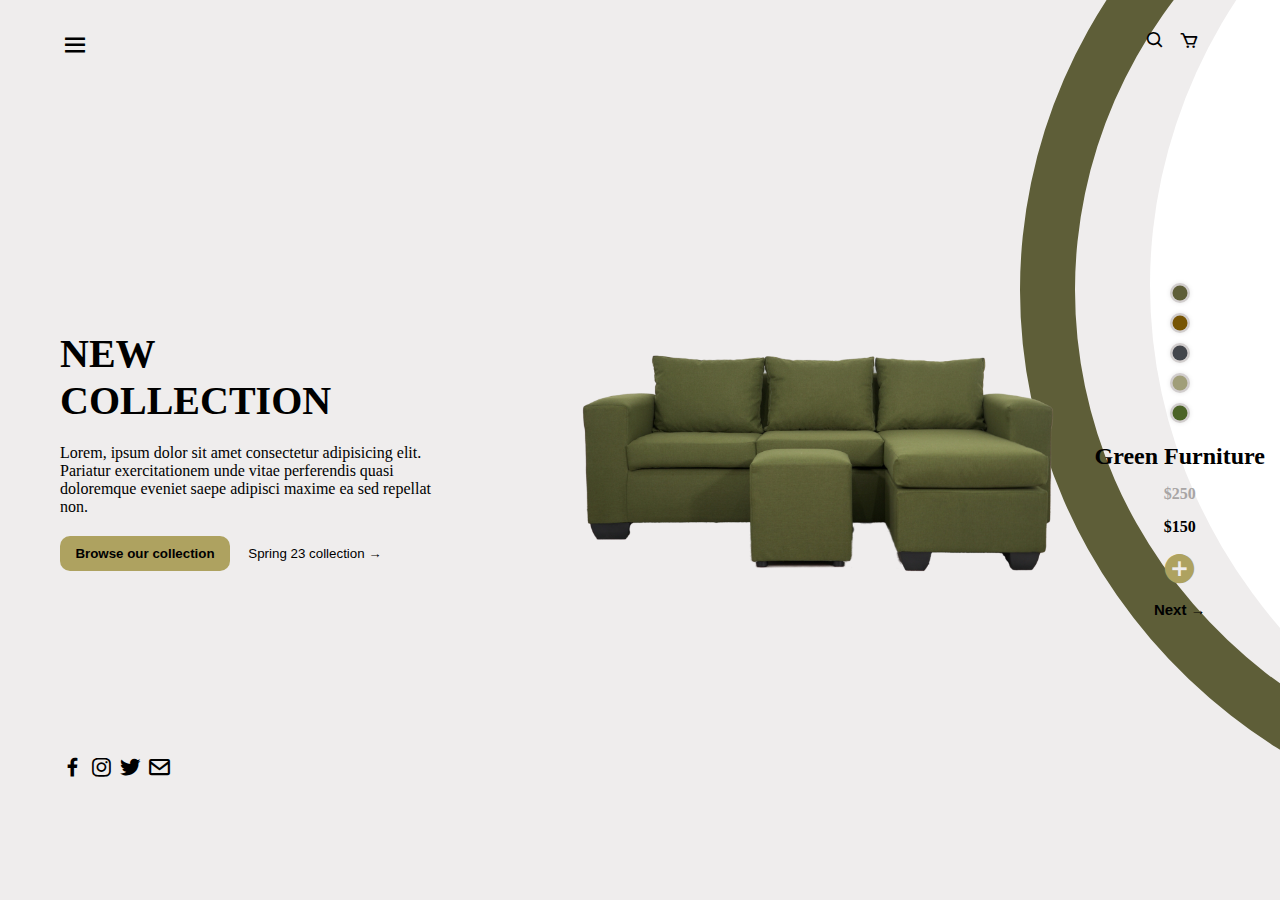
<file: index.html>
<!DOCTYPE html>
<html lang="es">

<head>
    <meta charset="UTF-8">
    <meta name="viewport" content="width=device-width, initial-scale=1.0">
    <title>Document</title>
    <link href='https://unpkg.com/boxicons@2.1.4/css/boxicons.min.css' rel='stylesheet'>
    <link rel="stylesheet" href="./css/style.css">
    <link rel="stylesheet" href="css/contenido.css">
    <link rel="stylesheet" href="css/footer.css">
    <link rel="stylesheet" href="css/circulo.css">
    <link rel="stylesheet" href="css/options.css">
</head>

<body>
    <header>
        <nav>
            <i class='bx bx-menu icon__nav'></i>
            <div class="search">
                <i class='bx bx-search icon__w'></i>
                <i class='bx bx-cart icon__w'></i>
            </div>
        </nav>
    </header>

    <main>
        <section class="block">
            <section class="block__collection">
                <h1>new <br>collection</h1>
                <p>Lorem, ipsum dolor sit amet consectetur adipisicing elit. Pariatur exercitationem unde vitae perferendis quasi doloremque eveniet saepe adipisci maxime ea sed repellat non.</p>
                <div class="button__collection">
                    <button class="button__collection__l">Browse our collection</button>
                    <button class="button__collection__r">Spring 23 collection →</button>
                </div>
            </section>
            
            <section class="block__img">
                <img class="muebles" src="img/mueble-gris.png" alt="">
            </section>
            <section class="block__colors">
                <div class="opciones__colores">
                    <div class="form-group">
                        <input type="radio" name="size" id="gris"/>
                        <label for="gris"><span class="radio-button radio-button-1"></span></label>
                    </div>

                    <div class="form-group">
                        <input type="radio" name="size" id="naranja"/>
                        <label for="naranja"><span class="radio-button radio-button-2"></span></label>
                    </div>

                    <div class="form-group">
                        <input type="radio" name="size" id="negro"/>
                        <label for="negro"><span class="radio-button radio-button-3"></span></label>
                    </div>

                    <div class="form-group">
                        <input type="radio" name="size" id="piel"/>
                        <label for="piel"><span class="radio-button radio-button-4"></span></label>
                    </div>

                    <div class="form-group">
                        <input type="radio" name="size" id="verde"/>
                        <label for="verde"><span class="radio-button radio-button-5"></span></label>
                    </div>
                </div>
                <h2 class="space">Green Furniture</h2>
                <span class="space">$250</span>
                <span class="space">$150</span>
                <button>
                    <i class='bx bxs-plus-circle btn__size'></i>
                </button>
                <button class="button__collection__r btn__next">Next →</button>
            </section>
        </section>
    </main>
    <div class="circulo"></div>
    <div class="circulo2"></div>
    <footer>
        <div class="socila__media">
            <a href="#"><i class='bx bxl-facebook' ></i></a>
            <a href="#"><i class='bx bxl-instagram' ></i></a>
            <a href="#"><i class='bx bxl-twitter'></i></a>
            <a href="#"><i class='bx bx-envelope' ></i></a>
        </div>
    </footer>
    <script src="js/main.js"></script>
</body>

</html>
</file>
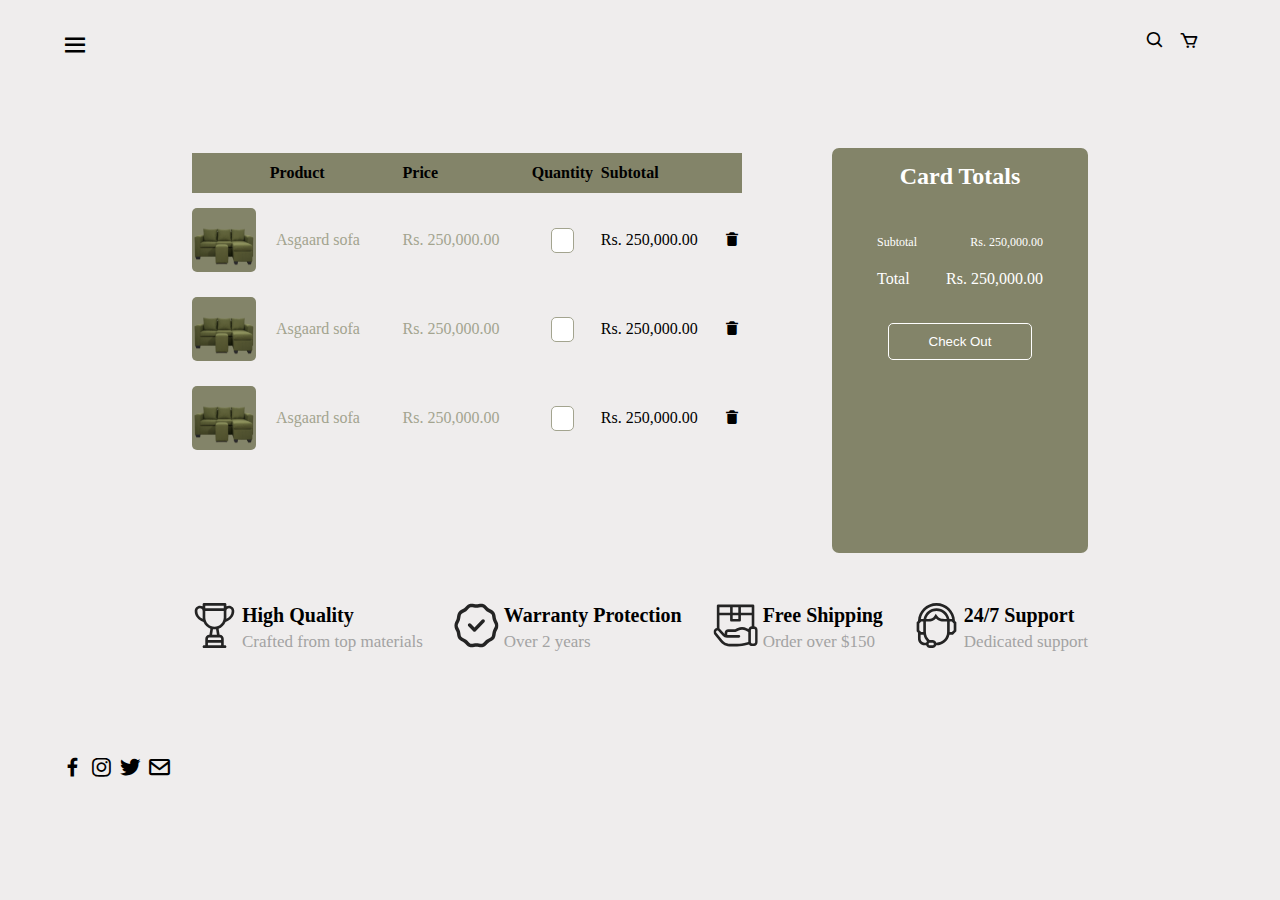
<file: carrito.html>
<!DOCTYPE html>
<html lang="es">
<head>
    <meta charset="UTF-8">
    <meta name="viewport" content="width=device-width, initial-scale=1.0">
    <title>Document</title>
    <head>
        <meta charset="UTF-8">
        <meta name="viewport" content="width=device-width, initial-scale=1.0">
        <title>Document</title>
        <link href='https://unpkg.com/boxicons@2.1.4/css/boxicons.min.css' rel='stylesheet'>
        <link rel="stylesheet" href="./css/style.css">
        <link rel="stylesheet" href="css/footer.css">
        <link rel="stylesheet" href="css/carrito.css">
    </head>
</head>
<body>
    <header>
        <nav>
            <i class='bx bx-menu icon__nav'></i>
            <div class="search">
                <i class='bx bx-search icon__w'></i>
                <i class='bx bx-cart icon__w'></i>
            </div>
        </nav>
    </header>
    <main>
        <section class="block__content">
            <div class="content__datail">
                <div class="tabla">
                    <table>
                        <thead>
                            <tr>
                                <th>Product</th>
                                <th id="cell__price">Price</th>
                                <th>Quantity</th>
                                <th colspan="2">Subtotal</th>
                            </tr>
                        </thead>
    
                        <tbody>
                            <tr>
                                <td class="cell__flex">
                                    <div>
                                        <img src="img/mueble-gris.png" alt="">
                                    </div>
                                    <span>Asgaard sofa</span>
                                </td>
                                <td>Rs. 250,000.00</td>
                                <td><input type="text"></td>
                                <td>Rs. 250,000.00</td>
                                <td><i class='bx bxs-trash-alt'></i></td>
                            </tr>

                            <tr>
                                <td class="cell__flex">
                                    <div>
                                        <img src="img/mueble-gris.png" alt="">
                                    </div>
                                    <span>Asgaard sofa</span>
                                </td>
                                <td>Rs. 250,000.00</td>
                                <td><input type="text"></td>
                                <td>Rs. 250,000.00</td>
                                <td><i class='bx bxs-trash-alt'></i></td>
                            </tr>

                            <tr>
                                <td class="cell__flex">
                                    <div>
                                        <img src="img/mueble-gris.png" alt="">
                                    </div>
                                    <span>Asgaard sofa</span>
                                </td>
                                <td>Rs. 250,000.00</td>
                                <td><input type="text"></td>
                                <td>Rs. 250,000.00</td>
                                <td><i class='bx bxs-trash-alt'></i></td>
                            </tr>
                            
                        </tbody>
                    </table>
                </div>
                

                <div class="card">
                    <h2>Card Totals</h2>
                    <div class="totales subtotal">
                        <p>Subtotal</p>
                        <p>Rs. 250,000.00</p>
                    </div>
                    <div class="totales total">
                        <p>Total</p>
                        <p>Rs. 250,000.00</p>
                    </div>
                    <button class="checkout">Check Out</button>
                </div>
            </div>

            <section class="block__icons">
                <div class="div__icons">
                    <figure><img src="img/trophy.svg" alt=""></figure>
                    <div class="div__text">
                        <span>High Quality</span>
                        <span>Crafted from top materials</span>
                    </div>
                </div>
                <div class="div__icons">
                    <figure><img src="img/guarantee.svg" alt=""></figure>
                    <div class="div__text">
                        <span>Warranty Protection</span>
                        <span>Over 2 years</span>
                    </div>
                </div>
                <div class="div__icons">
                    <figure><img src="img/shipping.svg" alt=""></figure>
                    <div class="div__text">
                        <span>Free Shipping</span>
                        <span>Order over $150</span>
                    </div>
                </div>
                <div class="div__icons">
                    <figure><img src="img/customer-support.svg" alt=""></figure>
                    <div class="div__text">
                        <span>24/7 Support</span>
                        <span>Dedicated support</span>
                    </div>
                </div>
            </section>
        </section>
        
        
    </main>
    <footer>
        <div class="socila__media">
            <a href="#"><i class='bx bxl-facebook' ></i></a>
            <a href="#"><i class='bx bxl-instagram' ></i></a>
            <a href="#"><i class='bx bxl-twitter'></i></a>
            <a href="#"><i class='bx bx-envelope' ></i></a>
        </div>
    </footer>
    <script src="js/carrito.js"></script>
</body>
</html>
</file>
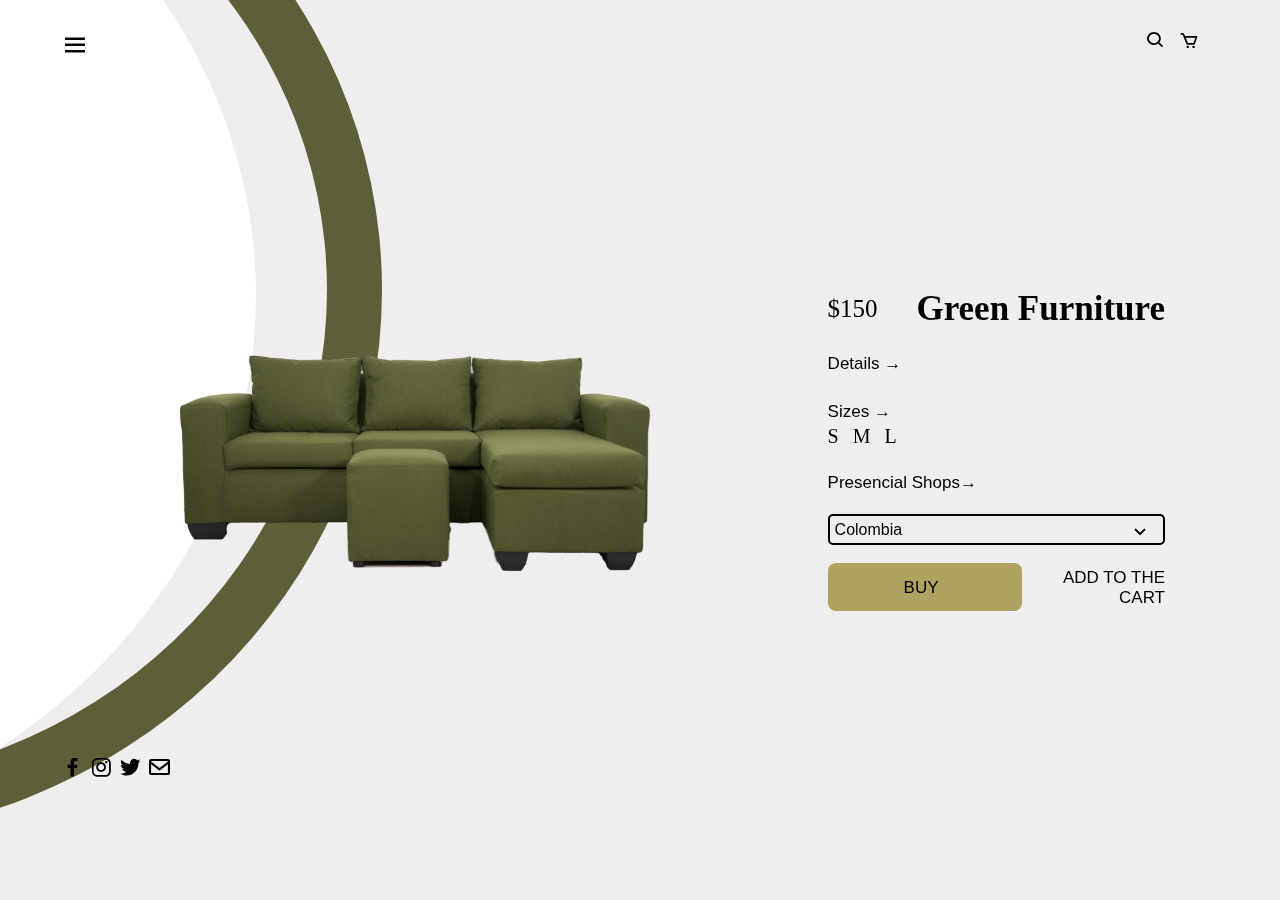
<file: detalle_producto.html>
<!DOCTYPE html>
<html lang="es">
<head>
    <meta charset="UTF-8">
    <meta name="viewport" content="width=device-width, initial-scale=1.0">
    <title>Document</title>
    <head>
        <meta charset="UTF-8">
        <meta name="viewport" content="width=device-width, initial-scale=1.0">
        <title>Document</title>
        <link href='https://unpkg.com/boxicons@2.1.4/css/boxicons.min.css' rel='stylesheet'>
        <link rel="stylesheet" href="./css/style.css">
        <link rel="stylesheet" href="css/contenido.css">
        <link rel="stylesheet" href="css/footer.css">
        <link rel="stylesheet" href="css/producto_detalle.css">
        <link rel="stylesheet" href="css/circulo.css">
    </head>
</head>
<body>
    <header>
        <nav>
            <i class='bx bx-menu icon__nav'></i>
            <div class="search">
                <i class='bx bx-search icon__w'></i>
                <i class='bx bx-cart icon__w'></i>
            </div>
        </nav>
    </header>
    <main>
        <section class="block__detail">
            <div class="block__img">
                <img class="muebles" src="img/mueble-gris.png" alt="">
            </div>

            <div class="block__price">
                <div class="price_title space__form">
                    <span>$150</span>
                    <h1>Green Furniture</h1>
                </div>

                <form id="form" action="">
                    <button class="space__form">Details →</button><br>
                    <button>Sizes →</button><br>
                    <div class="block__size space__form">
                        <span>S</span>
                        <span>M</span>
                        <span>L</span><br>
                    </div>
                    <button class="space__btn">Presencial Shops→</button><br>
                    <select class="space__btn" name="select__country" id="">
                        <option value="colombia">Colombia</option>
                        <option value="EEUU">Estados Unidos</option>
                        <option value="canada">Canadá</option>
                    </select>
                    <div class="btn__form">
                        <button id="btn__form__color">BUY</button>
                        <button id="btn__form__color2">ADD TO THE CART</button>
                    </div>
                </form>
            </div>
        </section>
    </main>
    <div class="circulo circulo--detail"></div>
    <div class="circulo2 circulo2--detail"></div>
    <footer>
        <div class="socila__media">
            <a href="#"><i class='bx bxl-facebook' ></i></a>
            <a href="#"><i class='bx bxl-instagram' ></i></a>
            <a href="#"><i class='bx bxl-twitter'></i></a>
            <a href="#"><i class='bx bx-envelope' ></i></a>
        </div>
    </footer>
    <script src="js/detalle.js"></script>
</body>
</html>
</file>
<file: css/style.css>
*{
    padding: 0;
    margin: 0;
    box-sizing: border-box;
}
html{
    overflow: hidden;
}
main{
    width: 100vw;
    height: 70vh;
}
body{
    background-color: #efeded;
}
.block{
    width: 100vw;
    display: flex;
    align-items: center;
    justify-content: space-between;

    position: absolute;
    top: 50%;
    left: 50%;
    transform: translate(-50%, -50%);
    padding: 0 15px 0 60px;
}
header{
    padding: 30px 10px 0 40px;
    /* padding: 40px; */
}
nav{
    display: flex;
    justify-content: space-between;
    padding: 0 5px 0 20px;
}

.icon__nav{
    font-size: 30px;
}
.search{
    width: 10%;
}
.icon__w{
    font-size: 20px;
    margin-right: 10px;
}
button{
    cursor: pointer;
}
button.btn__next{
    font-weight: bold;
    font-size: 15px;
}
button.btn__next:hover{
    color: #775504;
}

button i{
    margin-bottom: 15px;
}
</file>
<file: css/contenido.css>
.block__collection{
    width: 30vw;
}
.block__collection h1{
    font-size: 40px;
    text-transform: uppercase;
}
.block__collection p{
    margin-top: 20px;
}
.button__collection{
    margin-top: 20px;
    display: flex;
    width: 340px;
    height: 35px;
    justify-content: space-between;
}

/*Botones*/
.button__collection button{
    width: 170px;
}
.button__collection__l{
    background-color: #AEA260;
    font-weight: bold;
    border: none;
    border-radius: 10px;
}
.button__collection__r{
    border: none;
    background: transparent;
}

/*Imagen Mueble*/
.block__img img{
    width: 40vw;
    margin-bottom: 50px;
    margin-left: 100px;
}

.block__colors{
    display: flex;
    flex-direction: column;
    align-items: center;
    margin-left: 1px;
}
.block__colors h2{
    margin-top: 20px;
}
.opciones__colores{
    display: flex;
    flex-direction: column;
    row-gap: 10px;
}
.opciones__colores .space{
    margin-bottom: 15px;
}

.space{
    margin-bottom: 15px;
}

.block__colors button{
    background: transparent;
    border: none;
}
.btn__size{
    font-size: 35px;
    color: #AEA260;
}
.block__colors :nth-child(3){
    color: #a8a5a5;
    font-weight: bold;
}
.block__colors :nth-child(4){
    font-weight: bold;
}
</file>
<file: css/footer.css>
footer{
    height: 30px;
    margin-left: 60px;
    margin-top: 65px;
}
.socila__media a{
    color: black;
}
.socila__media i{
    font-size: 25px;
}
</file>
<file: css/circulo.css>
:root{
    --color-gris:#5E5E38;
    --color-naranja:#775504;
    --color-negro: #43464C;
    --color-piel: #A09E79;
    --color-verde: #4C6427;
}
.circulo, .circulo2{
    
    border-radius: 50%;
    position: absolute;
    z-index: -1;
    
}

.circulo{
    height: 1100px;
    width: 90vw;
    background: transparent;
    border: 55px solid var(--color-gris);
    top: -260px;
    left: 1020px;
    /* #AEA260 */
}
.circulo2{
    height: 1110px;
    width: 95vw;
    background-color: white;
    top: -270px;
    left: 1150px;
}

.circulo--detail{
    top: -260px;
    left: -770px;
}

.circulo2--detail{
    top: -260px;
    left: -960px;
}
</file>
<file: css/options.css>
:root{
    --color-gris:#5E5E38;
    --color-naranja:#775504;
    --color-negro: #43464C;
    --color-piel: #A09E79;
    --color-verde: #4C6427;
	--color-background: #e1e2e3;
	--color-dark: #333;
	--color-letter: #585858;
}

input {
	display: none;
}

label {
	display: flex;
	align-items: center;
	gap: 20px;
    cursor: pointer;
}

.radio-button {
	width: 20px;
	height: 20px;
	background-color: #d2cece;
	display: inline-block;
	border-radius: 50%;
	box-shadow: 0 0 5px rgba(0, 0, 0, 0.1);
	cursor: pointer;
	position: relative;
}

/*COLORES*/
.radio-button::after {
	content: '';
	position: absolute;
	height: 15px;
	width: 15px;
	border-radius: 50%;
	top: 50%;
	left: 50%;
	transform: translate(-50%, -50%);
}

.radio-button-1::after {
	content: '';
	position: absolute;
	height: 15px;
	width: 15px;
	background-color: var(--color-gris);
	border-radius: 50%;
	top: 50%;
	left: 50%;
	transform: translate(-50%, -50%);
}

.radio-button-2::after {
	content: '';
	position: absolute;
	height: 15px;
	width: 15px;
	background-color: var(--color-naranja);
	border-radius: 50%;
	top: 50%;
	left: 50%;
	transform: translate(-50%, -50%);
}

.radio-button-3::after {
	content: '';
	position: absolute;
	height: 15px;
	width: 15px;
	background-color: var(--color-negro);
	border-radius: 50%;
	top: 50%;
	left: 50%;
	transform: translate(-50%, -50%);
}

.radio-button-4::after {
	content: '';
	position: absolute;
	height: 15px;
	width: 15px;
	background-color: var(--color-piel);
	border-radius: 50%;
	top: 50%;
	left: 50%;
	transform: translate(-50%, -50%);
}

.radio-button-5::after {
	content: '';
	position: absolute;
	height: 15px;
	width: 15px;
	background-color: var(--color-verde);
	border-radius: 50%;
	top: 50%;
	left: 50%;
	transform: translate(-50%, -50%);
}

input + label .radio-button:active{
	background-color: rgb(210, 194, 194);
}

input:checked + label .radio-button {
	box-shadow: 2px 2px 5px rgba(0, 0, 0, 0.9);
}
</file>
<file: css/carrito.css>
main{
    display: flex;
    justify-content: center;
}
.block__content{
    width: 70%;
    display: flex;
    flex-direction: column;
    justify-content: center;
    margin-top: 50px;
}

.content__datail{
    width: 100%;
    display: flex;
    justify-content: space-between;
}

/*ESTILOS TABLA*/
.tabla{
    width: 43vw;
}
table{
    width: 100%;
    border-collapse: separate;
    border-spacing: 0 5px;
}

table thead tr{
    background-color: #838469;
    height: 40px;    
}

.cell__flex{
    display: flex;
    align-items: center;
    padding: 10px 0 10px 0;
}
.cell__flex div{
    height: 5vw;
    width: 5vw;
    background-color: #838469;
    border-radius: 5px;
    margin-right: 20px;
}
table th:nth-child(2){
    text-align: left;
}
table th:nth-child(4){
    text-align: left;
}
tbody tr td:nth-child(3){
    text-align: center;
}

tbody tr td:nth-child(5){
    text-align: center;
}
tbody tr td input{
    width: 23px;
    height: 25px;
    border: 1px solid #a3a48f;
    text-align: center;
    border-radius: 5px;
}
table tbody tr .cell__flex img{
    height: 100%;
    width: 100%;
}
table tbody tr td:nth-child(1){
    color: #a3a48f;
}
table tbody tr td:nth-child(2){
    color: #a3a48f;
}
/*ESTILO TARJETA*/
.card{
    display: flex;
    flex-direction: column;
    align-items: center;
    width: 20vw;
    height: 45vh;
    padding-top: 15px;
    padding-bottom: 20px;
    background-color: #838469;
    color: #fff;
    border-radius: 7px;
}
.card h2{
    margin-bottom: 45px;
}
.totales{
    width: 100%;
    display: flex;
    justify-content: space-between;
    padding: 0 45px;
}
.subtotal{
    margin-bottom: 20px;
}
.total{
    margin-bottom: 35px;
}
.subtotal{
    font-size: 12px;
}
.card button{
    padding: 10px 40px;
    margin-bottom: 40px;
    background-color: transparent;
    border: 1px solid #fff;
    border-radius: 5px;
    color: #fff;
}
.card button:hover{
    border: 2px solid #fff;
}
/*ICONOS*/
.block__icons{
    display: flex;
    justify-content: space-between;
    margin-top: 50px;
    width: 70vw;
    /* background-color: red; */
}
.div__icons i{
    font-size: 40px;
}
.div__icons{
    display: flex;
    align-items: center;
}
.div__icons figure img{
    width: 45px;
    margin-right: 5px;
}
.div__text{
    display: flex;
    flex-direction: column;
    row-gap: 5px;
}
.div__text span:nth-child(1){
    font-weight: bold;
    font-size: 20px;
}
.div__text span:nth-child(2){
    color: #A3A3A3;
    font-size: 17px;
    /* font-weight: bold; */
}
</file>
<file: css/producto_detalle.css>
.block__detail{
    width: 100vw;
    display: flex;
    align-items: center;
    justify-content: space-between;

    position: absolute;
    top: 50%;
    left: 50%;
    transform: translate(-50%, -50%);
    padding: 0 15px 0 60px;
}
.block__price{
    width: 28%;
    margin-right: 100px;
    /* background-color: red; */
    /* height: 300px;*/
}
.price_title{
    width: 100%;
    display: flex;
    align-items: center;
    justify-content: space-between;   
}
.price_title h1{
    font-size: 35px;
}
.price_title span{
    font-size: 25px;
}
.space__form{
    margin-bottom: 20px;
}
.space__btn{
    margin-bottom: 18px;
}
#form button{
    background-color: transparent;
    width: 200px;
    font-size: 17px;
    text-align: left;
    border-radius: 8px;
    border: none;
    padding: 5px 8px 3px 0;
}
#form span{
    font-size: 20px;
    margin-right: 10px;
}
#form select{
    width: 100%;
    padding: 5px;
    border: 2px solid black;
    border-radius: 5px;
    font-size: 16px;
    appearance: none;
    background: url('../img/arrow.png') no-repeat 298px 3px !important;
    background-repeat: no-repeat;
    
    /* background-size: 40px; */
}
#form button:nth-child(1):hover{
    color: #775504;
}
.btn__form{
    display: flex;
    /* background-color: green; */
    justify-content: space-between;
}
.btn__form #btn__form__color{
    background-color: #AEA260;
    text-align: center;
    margin-right: 10px;
    width: 290px;
}
.btn__form #btn__form__color2{
    /* background-color: yellow; */
    padding-right: 0;
    text-align: right;
    
}
</file>
